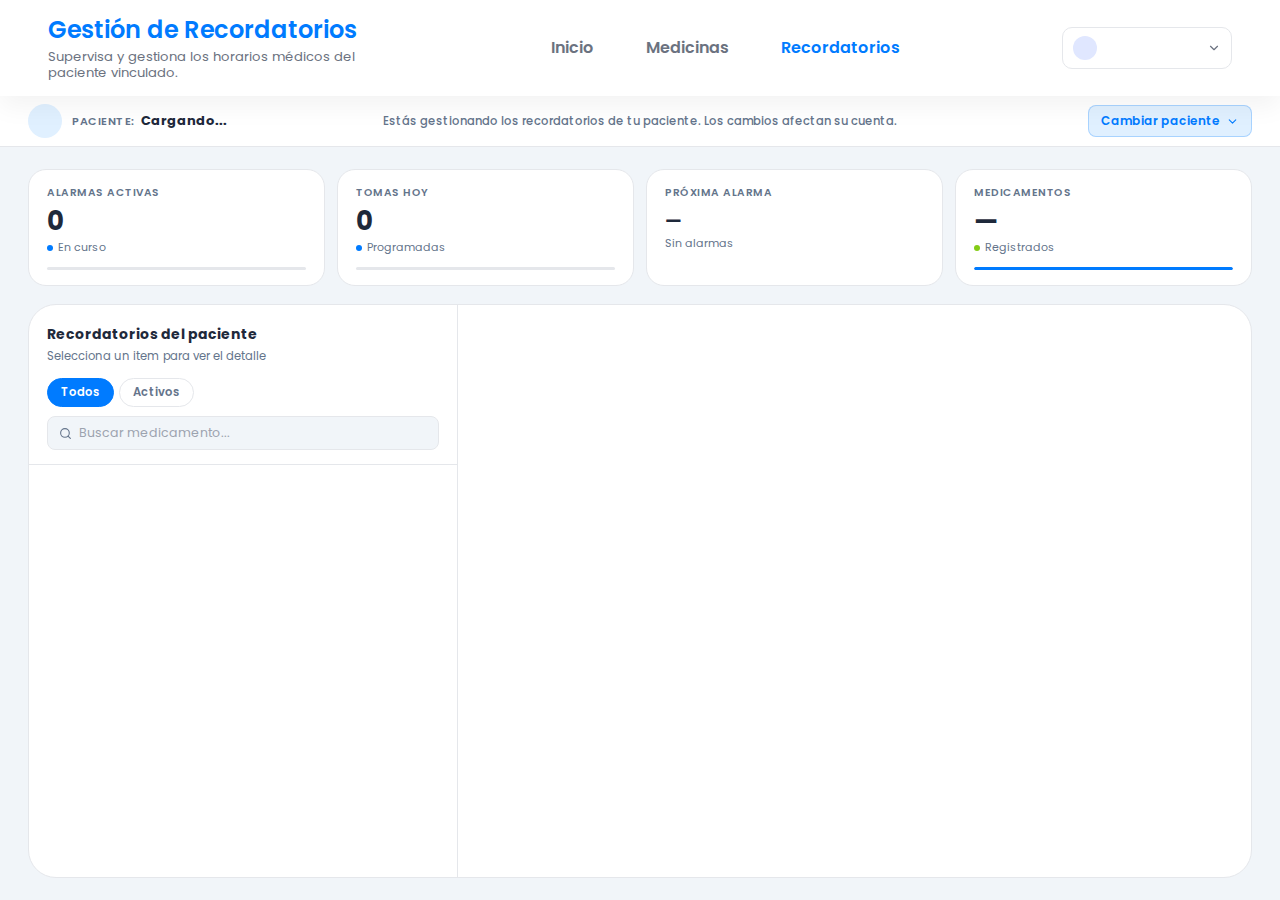
<file: pages/cuidador-alarmas.html>
<!DOCTYPE html>
<html lang="es">
<head>
  <meta charset="UTF-8" />
  <meta name="viewport" content="width=device-width, initial-scale=1.0" />
  <title>MediTrack — Recordatorios del Paciente</title>
  <link rel="preconnect" href="https://fonts.googleapis.com">
  <link rel="preconnect" href="https://fonts.gstatic.com" crossorigin>
  <link href="https://fonts.googleapis.com/css2?family=Poppins:wght@400;500;600;700&display=swap" rel="stylesheet">
  <link rel="stylesheet" href="../styles/cuidador-alarmas/index.css" />
</head>
<body>

  <!-- ── Topbar ── -->
  <header class="main-header">
    <div class="logo-block">
      <div class="logo">Gestión de Recordatorios</div>
      <div class="logo-slogan">Supervisa y gestiona los horarios médicos del paciente vinculado.</div>
    </div>
    <nav class="nav-links nav-links--center">
      <a href="dashboard-cuidador.html">Inicio</a>
      <a href="cuidador-medicinas.html">Medicinas</a>
      <a href="cuidador-alarmas.html" class="active">Recordatorios</a>
    </nav>
    <div class="account-menu" id="accountMenuWrap">
      <button
        class="account-menu-btn"
        id="accountMenuBtn"
        type="button"
        aria-haspopup="menu"
        aria-expanded="false"
      >
        <span class="account-avatar" id="cuidadorAvatar" aria-hidden="true"></span>
        <span id="cuidadorName"></span>
        <svg class="account-arrow" xmlns="http://www.w3.org/2000/svg" width="14" height="14" viewBox="0 0 24 24" fill="none"
          stroke="currentColor" stroke-width="2" stroke-linecap="round" stroke-linejoin="round" aria-hidden="true">
          <polyline points="6 9 12 15 18 9"></polyline>
        </svg>
      </button>
      <div class="account-dropdown" id="accountDropdown" role="menu">
        <button class="logout-menu-item" id="btnLogout" type="button" role="menuitem">
          <svg xmlns="http://www.w3.org/2000/svg" width="15" height="15" viewBox="0 0 24 24" fill="none"
            stroke="currentColor" stroke-width="2" stroke-linecap="round" stroke-linejoin="round" aria-hidden="true">
            <path d="M9 21H5a2 2 0 0 1-2-2V5a2 2 0 0 1 2-2h4"></path>
            <polyline points="16 17 21 12 16 7"></polyline>
            <line x1="21" y1="12" x2="9" y2="12"></line>
          </svg>
          <span>Cerrar sesion</span>
        </button>
      </div>
    </div>
  </header>

  <!-- ── Barra de contexto del paciente ── -->
  <div class="patient-context-bar">
    <div class="patient-context-left">
      <div class="patient-context-avatar" id="patientContextAvatar" aria-hidden="true"></div>
      <div class="patient-context-info">
        <span class="patient-context-label">Paciente:</span>
        <span class="patient-context-name" id="patientContextName">Cargando...</span>
      </div>
    </div>
    <p class="patient-context-notice">Estás gestionando los recordatorios de tu paciente. Los cambios afectan su cuenta.</p>
    <div class="patient-selector-wrap" id="patientSelectorWrap">
      <button
        class="patient-selector-btn"
        id="patientSelectorBtn"
        type="button"
        aria-haspopup="listbox"
        aria-expanded="false"
      >
        Cambiar paciente
        <svg xmlns="http://www.w3.org/2000/svg" width="13" height="13" viewBox="0 0 24 24" fill="none"
          stroke="currentColor" stroke-width="2" stroke-linecap="round" stroke-linejoin="round" aria-hidden="true">
          <polyline points="6 9 12 15 18 9"></polyline>
        </svg>
      </button>
      <div class="patient-selector-dropdown" id="patientSelectorDropdown" role="listbox"></div>
    </div>
  </div>

  <!-- ── Contenido principal ── -->
  <div class="content">

    <!-- Tarjetas de estadísticas -->
    <div class="stats-row">
      <div class="stat-card">
        <div class="stat-label">Alarmas activas</div>
        <div class="stat-value" id="statActive">0</div>
        <div class="stat-sub" id="statActiveSub"><span class="stat-dot" style="background:var(--primary)"></span>En curso</div>
        <div class="stat-bar"><div class="stat-bar-fill" id="barActive" style="width:0%"></div></div>
      </div>
      <div class="stat-card">
        <div class="stat-label">Tomas hoy</div>
        <div class="stat-value" id="statToday">0</div>
        <div class="stat-sub" id="statTodaySub"><span class="stat-dot" style="background:#007bff"></span>Programadas</div>
        <div class="stat-bar"><div class="stat-bar-fill" id="barToday" style="width:0%;background:#007bff"></div></div>
      </div>
      <div class="stat-card">
        <div class="stat-label">Próxima alarma</div>
        <div class="stat-value" id="statNext" style="font-size:18px;padding-top:4px">—</div>
        <div class="stat-sub" id="statNextMed">Sin alarmas</div>
      </div>
      <div class="stat-card">
        <div class="stat-label">Medicamentos</div>
        <div class="stat-value" id="statMeds">—</div>
        <div class="stat-sub"><span class="stat-dot" style="background:#84cc16"></span>Registrados</div>
        <div class="stat-bar"><div class="stat-bar-fill" style="width:100%"></div></div>
      </div>
    </div>

    <!-- Layout maestro-detalle -->
    <div class="list-detail-layout">

      <!-- Panel izquierdo: lista -->
      <section class="list-panel">
        <div class="list-panel-head">
          <div class="list-panel-title">Recordatorios del paciente</div>
          <div class="list-panel-sub">Selecciona un item para ver el detalle</div>
          <div class="filters-row">
            <div class="tabs">
              <button class="tab-btn active" data-filter="all">Todos</button>
              <button class="tab-btn" data-filter="active">Activos</button>
            </div>
            <div class="search-box">
              <svg viewBox="0 0 24 24" fill="none" stroke="currentColor" stroke-width="2" stroke-linecap="round" stroke-linejoin="round">
                <circle cx="11" cy="11" r="8"/>
                <line x1="21" y1="21" x2="16.65" y2="16.65"/>
              </svg>
              <input type="text" id="searchInput" placeholder="Buscar medicamento..." />
            </div>
          </div>
        </div>
        <div class="alarm-list" id="alarmList"></div>
      </section>

      <!-- Divisor vertical -->
      <div class="panel-divider"></div>

      <!-- Panel derecho: detalle -->
      <section class="detail-panel" id="detailPanel"></section>

    </div>
  </div>

  <!-- Toast de notificación -->
  <div class="toast" id="toast">
    <svg viewBox="0 0 24 24" fill="none" stroke="currentColor" stroke-width="2.5" stroke-linecap="round" stroke-linejoin="round">
      <polyline points="20 6 9 17 4 12"/>
    </svg>
    <span id="toastMsg">Operación exitosa</span>
  </div>

  <!-- Modal confirmación eliminar alarma -->
  <div class="modal-overlay" id="modalDeleteAlarm">
    <div class="modal-content modal-confirm-content" role="dialog" aria-modal="true" aria-labelledby="deleteAlarmTitle">
      <div class="modal-header">
        <h3 id="deleteAlarmTitle">Confirmar eliminación</h3>
        <button class="close-btn" id="btnCloseDeleteAlarm" type="button" aria-label="Cerrar">&times;</button>
      </div>
      <p class="confirm-message">Esta acción eliminará la alarma del paciente.
        ¿Deseas continuar?</p>
      <div class="confirm-actions">
        <button class="btn-cancel" id="btnCancelDeleteAlarm" type="button">Cancelar</button>
        <button class="btn-danger" id="btnConfirmDeleteAlarm" type="button">Eliminar</button>
      </div>
    </div>
  </div>

  <script type="module" src="../js/pages/cuidador-alarmas.page.js"></script>
</body>
</html>
</file>
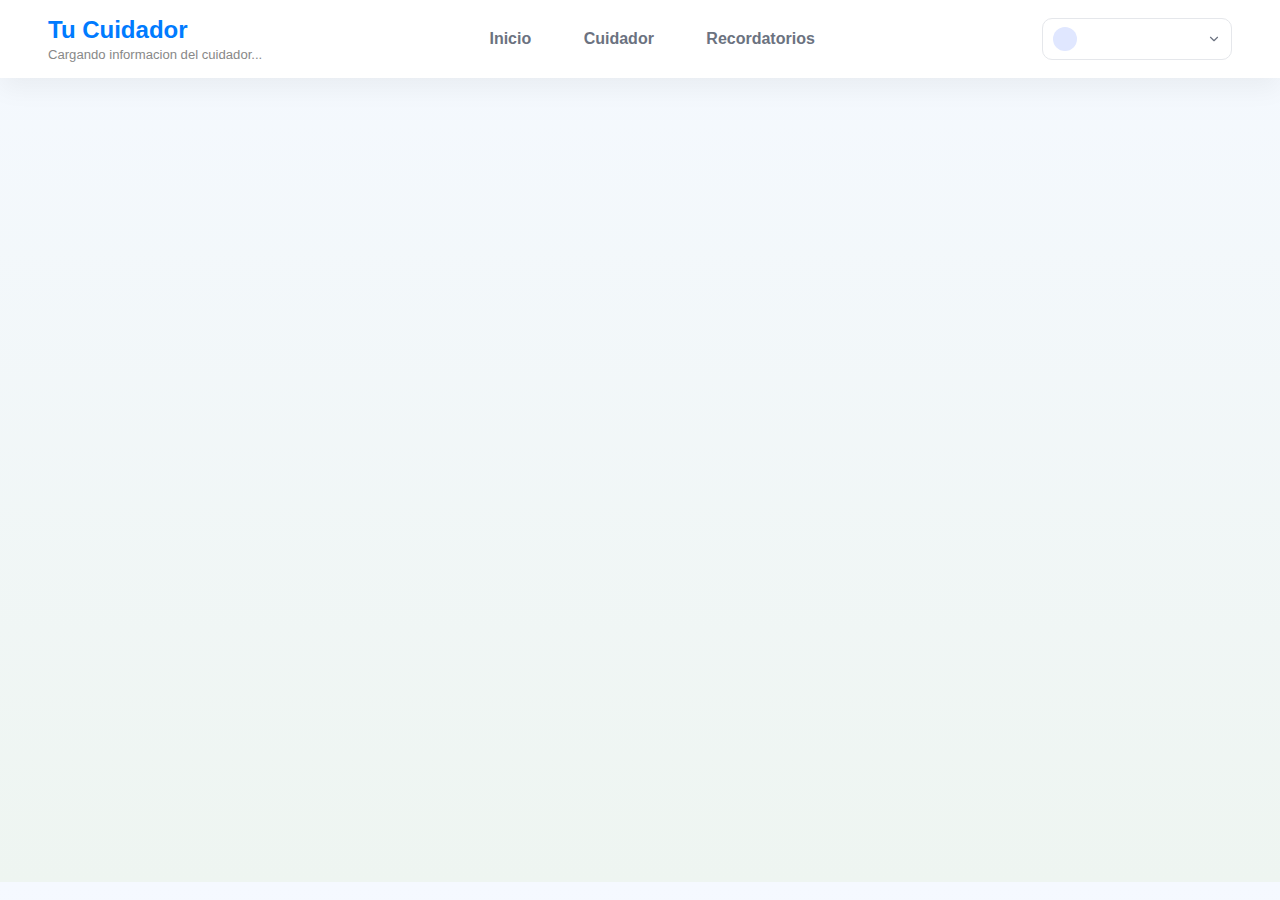
<file: pages/cuidador-vinculacion.html>
<!DOCTYPE html>
<html lang="es">
<head>
    <meta charset="UTF-8">
    <title>MediTrack | Cuidador Vinculacion</title>
    <meta name="viewport" content="width=device-width, initial-scale=1.0">
    <link href="https://fonts.googleapis.com/css2?family=Plus+Jakarta+Sans:wght@300;400;600;700&display=swap"
        rel="stylesheet">
    <link rel="stylesheet" href="../styles/cuidador-vinculacion/index.css">
</head>
<body class="dashboard-body cuidador-page">

    <header class="main-header">
        <div class="logo-group">
            <div class="logo">Tu Cuidador</div>
            <p class="status" id="caregiverStatus">Cargando informacion del cuidador...</p>
        </div>
        <nav class="nav-links" aria-label="Navegacion principal">
            <a href="/pages/dashboard-paciente.html">Inicio</a>
            <a href="/pages/cuidador-vinculacion.html">Cuidador</a>
            <a href="/pages/alarmas.html">Recordatorios</a>
        </nav>
        <div class="account-menu" id="accountMenuWrap">
            <button
                class="account-menu-btn"
                id="accountMenuBtn"
                type="button"
                aria-haspopup="menu"
                aria-expanded="false"
            >
                <span class="account-avatar" id="patient-avatar" aria-hidden="true"></span>
                <span id="patient-display-name"></span>
                <svg class="account-arrow" xmlns="http://www.w3.org/2000/svg" width="14" height="14" viewBox="0 0 24 24" fill="none"
                    stroke="currentColor" stroke-width="2" stroke-linecap="round" stroke-linejoin="round" aria-hidden="true">
                    <polyline points="6 9 12 15 18 9"></polyline>
                </svg>
            </button>

            <div class="account-dropdown" id="accountDropdown" role="menu">
                <button class="logout-menu-item" id="btnLogout" type="button" role="menuitem">
                    <svg xmlns="http://www.w3.org/2000/svg" width="15" height="15" viewBox="0 0 24 24" fill="none"
                        stroke="currentColor" stroke-width="2" stroke-linecap="round" stroke-linejoin="round"
                        aria-hidden="true">
                        <path d="M9 21H5a2 2 0 0 1-2-2V5a2 2 0 0 1 2-2h4"></path>
                        <polyline points="16 17 21 12 16 7"></polyline>
                        <line x1="21" y1="12" x2="9" y2="12"></line>
                    </svg>
                    <span>Cerrar sesion</span>
                </button>
            </div>
        </div>
    </header>

    <main class="caregiver-main">
        <section class="caregiver-panel" id="caregiverPanel"></section>
    </main>

    <div class="modal" id="confirmModal" aria-hidden="true">
        <div class="modal-card" role="dialog" aria-modal="true" aria-labelledby="confirmTitle" aria-describedby="confirmMessage">
            <h2 id="confirmTitle"></h2>
            <p id="confirmMessage"></p>
            <div class="modal-actions">
                <button type="button" class="btn btn-secondary" id="cancelActionBtn">Cancelar</button>
                <button type="button" class="btn btn-primary" id="confirmActionBtn">Confirmar</button>
            </div>
        </div>
    </div>

    <script type="module" src="../js/pages/cuidador-vinculacion.page.js"></script>
</body>
</html>
</file>
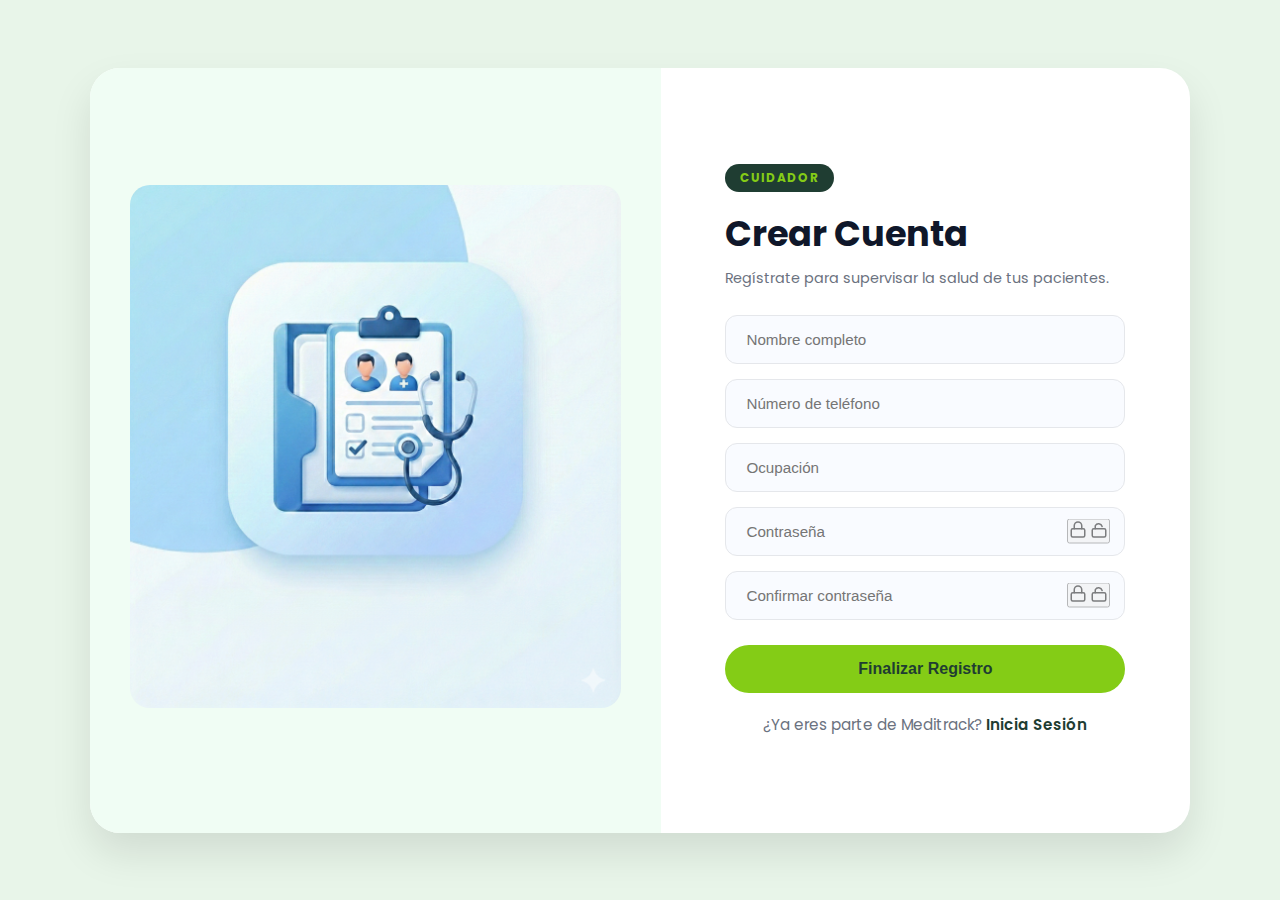
<file: pages/registro-cuidador.html>
<!DOCTYPE html>
<html lang="es">

<head>
    <meta charset="UTF-8">
    <title>Meditrack | Registro Cuidador</title>
    <meta name="viewport" content="width=device-width, initial-scale=1.0">
    <link href="https://fonts.googleapis.com/css2?family=Poppins:wght@400;600;700&display=swap" rel="stylesheet">
    <link rel="stylesheet" href="../styles/registro/index.css">
</head>

<body class="registro-page">

    <main class="main-wrapper">
        <section class="illustration-side cuidador">
            <div class="illustration-content">
                <img src="../assets/img/registro-cuidador.png" alt="Cuidador Meditrack">
            </div>
        </section>

        <section class="form-side">
            <div class="form-container">
                <header class="form-header">
                    <span class="badge">Cuidador</span>
                    <h1>Crear Cuenta</h1>
                    <p>Regístrate para supervisar la salud de tus pacientes.</p>
                </header>

                <form id="registerCuidadorForm">

                    <div class="input-group">
                        <input type="text" id="name" name="name" placeholder="Nombre completo" required>
                    </div>

                    <div class="input-group">
                        <input type="text" id="phoneNumber" name="phoneNumber" placeholder="Número de teléfono"
                            inputmode="numeric" maxlength="10" autocomplete="tel-national" required>
                    </div>

                    <div class="input-group">
                        <input type="text" id="ocupacion" name="ocupacion" placeholder="Ocupación" required>
                    </div>

                    <div class="input-group password-group">
                        <input type="password" id="password" name="password" placeholder="Contraseña"
                            minlength="8"
                            pattern="^(?=.*[A-Z])(?=.*[a-z])(?=.*\d).+$"
                            required>
                        <button type="button" class="toggle-password" id="togglePasswordBtn">
                            <svg class="icon-lock" xmlns="http://www.w3.org/2000/svg" width="18" height="18"
                                viewBox="0 0 24 24" fill="none" stroke="currentColor" stroke-width="2"
                                stroke-linecap="round" stroke-linejoin="round">
                                <rect x="3" y="11" width="18" height="11" rx="2" ry="2"></rect>
                                <path d="M7 11V7a5 5 0 0 1 10 0v4"></path>
                            </svg>
                            <svg class="icon-unlock" xmlns="http://www.w3.org/2000/svg" width="18" height="18"
                                viewBox="0 0 24 24" fill="none" stroke="currentColor" stroke-width="2"
                                stroke-linecap="round" stroke-linejoin="round">
                                <rect x="3" y="11" width="18" height="11" rx="2" ry="2"></rect>
                                <path d="M7 11V7a5 5 0 0 1 9.2 1"></path>
                            </svg>
                        </button>
                    </div>

                    <div class="input-group password-group">
                        <input type="password" id="confirmPassword" name="confirmPassword"
                            placeholder="Confirmar contraseña"
                            minlength="8"
                            pattern="^(?=.*[A-Z])(?=.*[a-z])(?=.*\d).+$"
                            required>
                        <button type="button" class="toggle-password" id="toggleConfirmPasswordBtn">
                            <svg class="icon-lock" xmlns="http://www.w3.org/2000/svg" width="18" height="18"
                                viewBox="0 0 24 24" fill="none" stroke="currentColor" stroke-width="2"
                                stroke-linecap="round" stroke-linejoin="round">
                                <rect x="3" y="11" width="18" height="11" rx="2" ry="2"></rect>
                                <path d="M7 11V7a5 5 0 0 1 10 0v4"></path>
                            </svg>
                            <svg class="icon-unlock" xmlns="http://www.w3.org/2000/svg" width="18" height="18"
                                viewBox="0 0 24 24" fill="none" stroke="currentColor" stroke-width="2"
                                stroke-linecap="round" stroke-linejoin="round">
                                <rect x="3" y="11" width="18" height="11" rx="2" ry="2"></rect>
                                <path d="M7 11V7a5 5 0 0 1 9.2 1"></path>
                            </svg>
                        </button>
                    </div>

                    <button type="submit" class="btn-primary">Finalizar Registro</button>
                </form>

                <footer class="form-footer">
                    <p class="login-link">¿Ya eres parte de Meditrack? <a href="../index.html">Inicia Sesión</a></p>
                </footer>
            </div>
        </section>
    </main>

    <script type="module" src="../js/pages/registro-cuidador.js"></script>


</body>

</html>
</file>
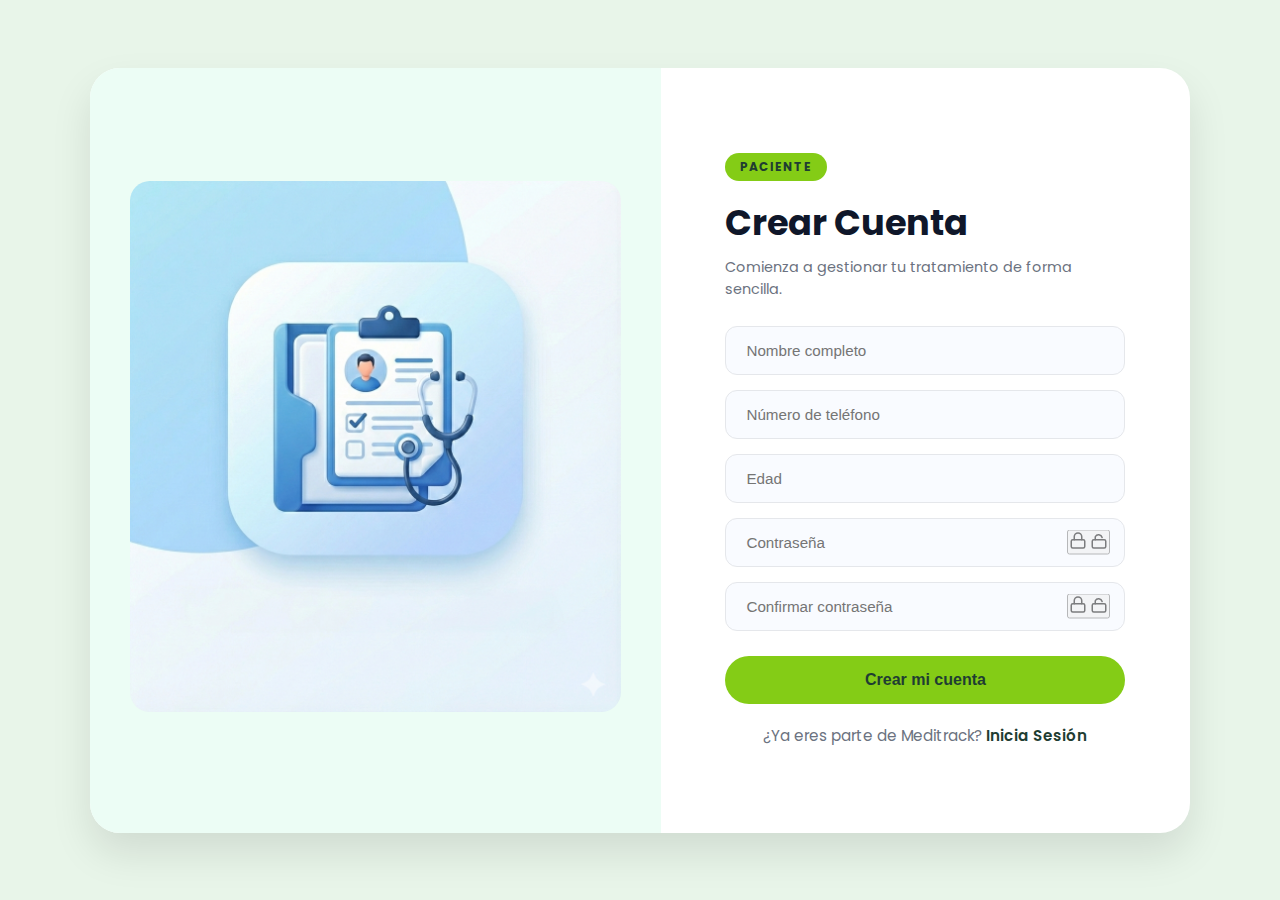
<file: pages/registro-paciente.html>
<!DOCTYPE html>
<html lang="es">
<head>
    <meta charset="UTF-8">
    <title>Meditrack | Registro Paciente</title>
    <meta name="viewport" content="width=device-width, initial-scale=1.0">
    <link href="https://fonts.googleapis.com/css2?family=Poppins:wght@400;600;700&display=swap" rel="stylesheet">
    <link rel="stylesheet" href="../styles/registro/index.css">
</head>
<body class="registro-page">

    <main class="main-wrapper">
        <section class="illustration-side paciente">
            <div class="illustration-content">
                <img src="../assets/img/registro-paciente.png"
                    alt="Paciente Meditrack">
            </div>
        </section>

        <section class="form-side">
            <div class="form-container">
                <header class="form-header">
                    <span class="badge badge-paciente">Paciente</span>
                    <h1>Crear Cuenta</h1>
                    <p>Comienza a gestionar tu tratamiento de forma sencilla.</p>
                </header>

                <form id="registerPacienteForm">
                    
                    <div class="input-group">
                        <input type="text" id="name" name="name" placeholder="Nombre completo" required>
                    </div>

                    <div class="input-group">
                        <input type="text" id="phoneNumber" name="phoneNumber" placeholder="Número de teléfono"
                            inputmode="numeric" maxlength="10"
                            autocomplete="tel-national" required>
                    </div>

                    <div class="input-group">
                        <input type="number" id="edad" name="edad" placeholder="Edad" min="0" max="120" required>
                    </div>

                    <div class="input-group password-group">
                        <input type="password" id="password"  name="password" placeholder="Contraseña" required>
                        <button type="button" class="toggle-password" id="togglePasswordBtn">
                            <svg class="icon-lock" xmlns="http://www.w3.org/2000/svg" width="18" height="18" viewBox="0 0 24 24" fill="none" stroke="currentColor" stroke-width="2" stroke-linecap="round" stroke-linejoin="round">
                                <rect x="3" y="11" width="18" height="11" rx="2" ry="2"></rect>
                                <path d="M7 11V7a5 5 0 0 1 10 0v4"></path>
                            </svg>
                            <svg class="icon-unlock" xmlns="http://www.w3.org/2000/svg" width="18" height="18" viewBox="0 0 24 24" fill="none" stroke="currentColor" stroke-width="2" stroke-linecap="round" stroke-linejoin="round">
                                <rect x="3" y="11" width="18" height="11" rx="2" ry="2"></rect>
                                <path d="M7 11V7a5 5 0 0 1 9.2 1"></path>
                            </svg>
                        </button>
                    </div>

                    <div class="input-group password-group">
                        <input type="password" id="confirmPassword" name="confirmPassword"
                            placeholder="Confirmar contraseña" required>
                        <button type="button" class="toggle-password" id="toggleConfirmPasswordBtn">
                            <svg class="icon-lock" xmlns="http://www.w3.org/2000/svg" width="18" height="18"
                                viewBox="0 0 24 24" fill="none" stroke="currentColor" stroke-width="2"
                                stroke-linecap="round" stroke-linejoin="round">
                                <rect x="3" y="11" width="18" height="11" rx="2" ry="2"></rect>
                                <path d="M7 11V7a5 5 0 0 1 10 0v4"></path>
                            </svg>
                            <svg class="icon-unlock" xmlns="http://www.w3.org/2000/svg" width="18" height="18"
                                viewBox="0 0 24 24" fill="none" stroke="currentColor" stroke-width="2"
                                stroke-linecap="round" stroke-linejoin="round">
                                <rect x="3" y="11" width="18" height="11" rx="2" ry="2"></rect>
                                <path d="M7 11V7a5 5 0 0 1 9.2 1"></path>
                            </svg>
                        </button>
                    </div>

                    <button type="submit" class="btn-primary">Crear mi cuenta</button>
                </form>

                <footer class="form-footer">
                    <p class="login-link">¿Ya eres parte de Meditrack? <a href="../index.html">Inicia Sesión</a></p>
                </footer>
            </div>
        </section>
    </main>


    <script type="module" src="../js/pages/registro-paciente.js"></script>
</body>
</html>
</file>
<file: styles/cuidador-alarmas/index.css>
@import url('../variables.css');
@import url('../medicamentos/header.css');
@import url('../alarmas/topbar.css');
@import url('../alarmas/layout.css');
@import url('../alarmas/cards.css');
@import url('../alarmas/modal.css');
@import url('../alarmas/responsive.css');

/* ── Reset ── */
*, *::before, *::after {
  margin: 0;
  padding: 0;
  box-sizing: border-box;
}

html { scroll-behavior: smooth; }

body {
  font-family: var(--font-primary), sans-serif;
  background: var(--bg-main);
  color: var(--text-dark-main);
  min-height: 100vh;
  line-height: 1.6;
  display: flex;
  flex-direction: column;
  height: 100vh;
  overflow: hidden;
}

/* ── Barra de contexto del paciente ── */
.patient-context-bar {
  flex-shrink: 0;
  display: flex;
  align-items: center;
  justify-content: space-between;
  background: var(--white);
  border-bottom: 1px solid var(--border-soft);
  padding: 8px 28px;
  gap: 12px;
}

.patient-context-left {
  display: flex;
  align-items: center;
  gap: 10px;
}

.patient-context-avatar {
  width: 34px;
  height: 34px;
  border-radius: 50%;
  background: var(--primary-light);
  color: var(--primary);
  font-size: 12px;
  font-weight: 700;
  display: flex;
  align-items: center;
  justify-content: center;
  flex-shrink: 0;
  text-transform: uppercase;
  letter-spacing: 0.5px;
}

.patient-context-info {
  display: flex;
  align-items: baseline;
  gap: 6px;
}

.patient-context-label {
  font-size: 11px;
  font-weight: 600;
  color: var(--text-muted);
  text-transform: uppercase;
  letter-spacing: 0.05em;
}

.patient-context-name {
  font-size: 13px;
  font-weight: 700;
  color: var(--text-dark-main);
}

/* ── Selector de paciente ── */
.patient-context-notice {
  position: absolute;
  left: 50%;
  transform: translateX(-50%);
  font-size: 11.5px;
  font-weight: 500;
  color: var(--text-muted);
  text-align: center;
  pointer-events: none;
  white-space: nowrap;
}

.patient-selector-wrap {
  position: relative;
}

.patient-selector-btn {
  display: inline-flex;
  align-items: center;
  gap: 6px;
  padding: 6px 12px;
  font-family: var(--font-primary);
  font-size: 12px;
  font-weight: 600;
  color: var(--primary);
  background: var(--primary-light);
  border: 1px solid rgba(0, 123, 255, 0.25);
  border-radius: 8px;
  cursor: pointer;
  transition: var(--transition);
}

.patient-selector-btn:hover {
  background: #c8e3ff;
}

.patient-selector-wrap.open .patient-selector-btn svg {
  transform: rotate(180deg);
}

.patient-selector-dropdown {
  display: none;
  position: absolute;
  top: calc(100% + 6px);
  right: 0;
  background: var(--white);
  border: 1px solid var(--border-soft);
  border-radius: 10px;
  box-shadow: 0 8px 24px rgba(0, 0, 0, 0.1);
  min-width: 180px;
  z-index: 200;
  overflow: hidden;
}

.patient-selector-wrap.open .patient-selector-dropdown {
  display: block;
}

.patient-option {
  display: block;
  width: 100%;
  padding: 10px 14px;
  background: transparent;
  border: none;
  text-align: left;
  font-family: var(--font-primary);
  font-size: 13px;
  font-weight: 500;
  color: var(--text-dark-main);
  cursor: pointer;
  transition: background 0.15s;
}

.patient-option:hover {
  background: var(--bg-main);
}

.patient-option.active {
  background: var(--primary-light);
  color: var(--primary);
  font-weight: 700;
}

/* ── Ajuste del contenido para la barra extra ── */
.content {
  flex: 1;
  min-height: 0;
  display: flex;
  flex-direction: column;
  gap: 18px;
  padding: 22px 28px;
  overflow: hidden;
}

/* ── Loading state en la lista ── */
.alarm-list-loading {
  display: flex;
  flex-direction: column;
  align-items: center;
  justify-content: center;
  gap: 10px;
  padding: 48px 24px;
  color: var(--text-muted);
  font-size: 13px;
}

.alarm-list-loading svg {
  width: 36px;
  height: 36px;
  stroke: var(--primary);
  opacity: 0.5;
}
</file>
<file: styles/cuidador-vinculacion/index.css>
@import url('../variables.css');
@import url('../medicamentos/header.css');
@import url('../dashboard-paciente/topbar.css');
@import url('./top-nav.css');
@import url('./layout.css');
@import url('./cards.css');
@import url('./form.css');
@import url('./data.css');
@import url('./menu.css');
@import url('./modal.css');
@import url('./responsive.css');

body.dashboard-body {
	font-family: var(--font-primary);
}
</file>
<file: styles/registro/index.css>
@import url('../variables.css');
@import url('./layout.css');
@import url('./form.css');
@import url('./buttons.css');
@import url('./footer.css');
@import url('./responsive.css');
</file>
